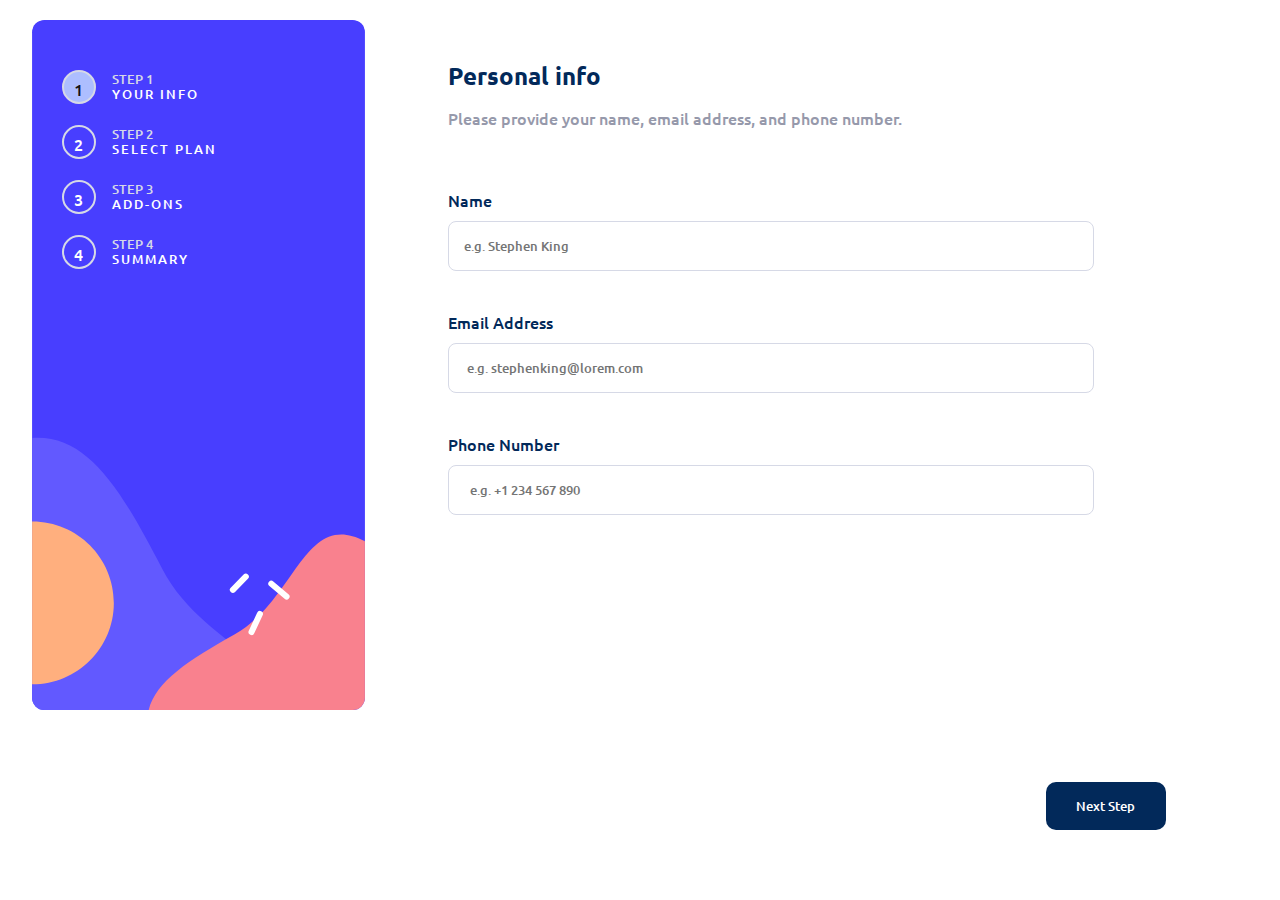
<file: multi page/index.html>
<!DOCTYPE html>
<html lang="en">
<head>
    <meta charset="UTF-8">
    <meta name="viewport" content="width=device-width, initial-scale=1.0">
    <link rel="stylesheet" href="multiPage.css">
    <title>Multi page</title>
</head>
<body>
    <div class="parent">
        <div class="sideBar">
                <div class="Btnradio">
                    <div class="active" step-num="1">
                        <span class="item" data-name="Your Info" > STEP 1</span>
                    </div>
                    <div  step-num="2">
                        <span class="item" data-name="Select Plan">STEP 2</span>
                    </div>
                    <div step-num="3">
                        <span class="item" data-name="Add-Ons" >STEP 3</span>
                    </div>
                        <div step-num="4">
                        <span class="item" data-name="Summary" >STEP 4</span>
                    </div>

            </div>
            
        </div>
     <div class="content">
        <div class="yourInfo">
            <div class="textHeader">
                <h2>Personal info</h2>
                <p>Please provide your name, email address, and phone number.</p>
            </div>
            <form action="" class = "info-form">
                <label for="name">Name</label>
                <input type="text" required id ="name" placeholder="e.g. Stephen King" >
                <label for="Email">Email Address</label>
                <input type="email" id ="Email" placeholder=" e.g. stephenking@lorem.com" required>
                <label for="Phone">Phone Number</label>
                <input type="number" id ="Phone" placeholder="  e.g. +1 234 567 890" required>
                <button class="next-step">Next Step</button>
            </form>
     </div>

     <!-- start Select plan -->
     <div class="selectPlan">
            <div class="textHeader">
                <h2>Select your plan</h2>
                <p>You have the option of monthly or yearly billing.</p>
            </div>
                <form action="" class="plan-form">
                    <input type="radio" id="arcade" name ="item" value="arcade">
                    <label for="arcade" class="selectItem">
                    <div class="planItem">
                        <img src="./assets/images/icon-arcade.svg" alt="">
                        <h2>Arcade</h2>
                        <p>$9/mo</p>
                    </div>
                    </label>
                    <input type="radio" id="advanced" name ="item" value="advanced">
                    <label for="advanced" class="selectItem">
                    <div class="planItem">
                        <img src="./assets/images/icon-advanced.svg" alt="">
                        <h2>Advanced</h2>
                        <p>$12/mo</p>
                    </div>
                    </label>
                    <input type="radio" id="pro" name ="item" value="pro">
                    <label for="pro" class="selectItem">
                    <div class="planItem">
                        <img src="./assets/images/icon-pro.svg" alt="">
                        <h2>Pro</h2>
                        <p>$15/mo</p>
                    </div>
                </label>
            <label class="toggle-switch">
                <p class="activeSwitch">Monthly</p>
                <input type="checkbox" id = "switch" value="month">
                <div class="toggle-sympol"></div>
                <p>Yearly</p>
            </label>
            <button class="next-step">Next Step</button>
            <div class="go-back">Go Back</div>
                </form>
     </div>
    <!-- End Select plan -->

    <!-- start add ons -->
    <div class="add-ons">
            <div class="textHeader">
                <h2>Pick add-ons</h2>
                <p>Add-ons help enhance your gaming experience.</p>
            </div>
            <div class="ons-form">
                <form action="">
                    <label class="addonsLab">
                        <input type="checkbox" name="addons" value="Online Services">
                        <div>
                            <h4>Online Services</h4>
                            <p>Access to multiplayer games</p>
                        </div>
                        <span>
                            +$1/mo
                        </span>
                    </label>
                    
                    <label class="addonsLab">
                        <input type="checkbox" name="addons" value="Larger storage">
                        <div>
                            <h4>Larger storage</h4>
                            <p>Extra 1TB of cloud save</p>
                        </div>
                        <span>
                            +$2/mo
                        </span>
                    </label>

                    <label class="addonsLab">
                        <input type="checkbox" name="addons" value="Customizable Profile">
                        <div>
                            <h4>Customizable Profile</h4>  
                            <p>Custom theme on your profile</p>
                        </div>
                        <span>
                            +$2/mo
                        </span>
                    </label>
                    <button class="next-step">Next Step</button>
                    <div class="go-back">Go Back</div>
                </form>
            </div>
    </div>
            <!-- End add ons -->
            <!-- start Finishing page  -->
        <div class="finishing-page">
        <div class="textHeader">
            <h2>Finishing up</h2>
            <p>  Double-check everything looks OK before confirming.</p>
            <div class="finshing-parent">
                <div class= "S-plan">
                    <h4>Arcade</h4>
                    <p>change</p>
                    <span>$9/mo</span>
                </div>
                <div class="plan-info">
                    <p>Online services
                        <span>+$1/mo</span>
                    </p>
                </div>
                <div class="total">
                    <span>+$12/mo</span>
                </div>
            </div>
            <div class="next-step">Confirm</div>
            <div class="go-back">Go Back</div>
        </div>
                
        </div>
            <!-- End finishing page -->
    </div>
    <script src="multiPage.js"></script>
</body>
</html>
</file>
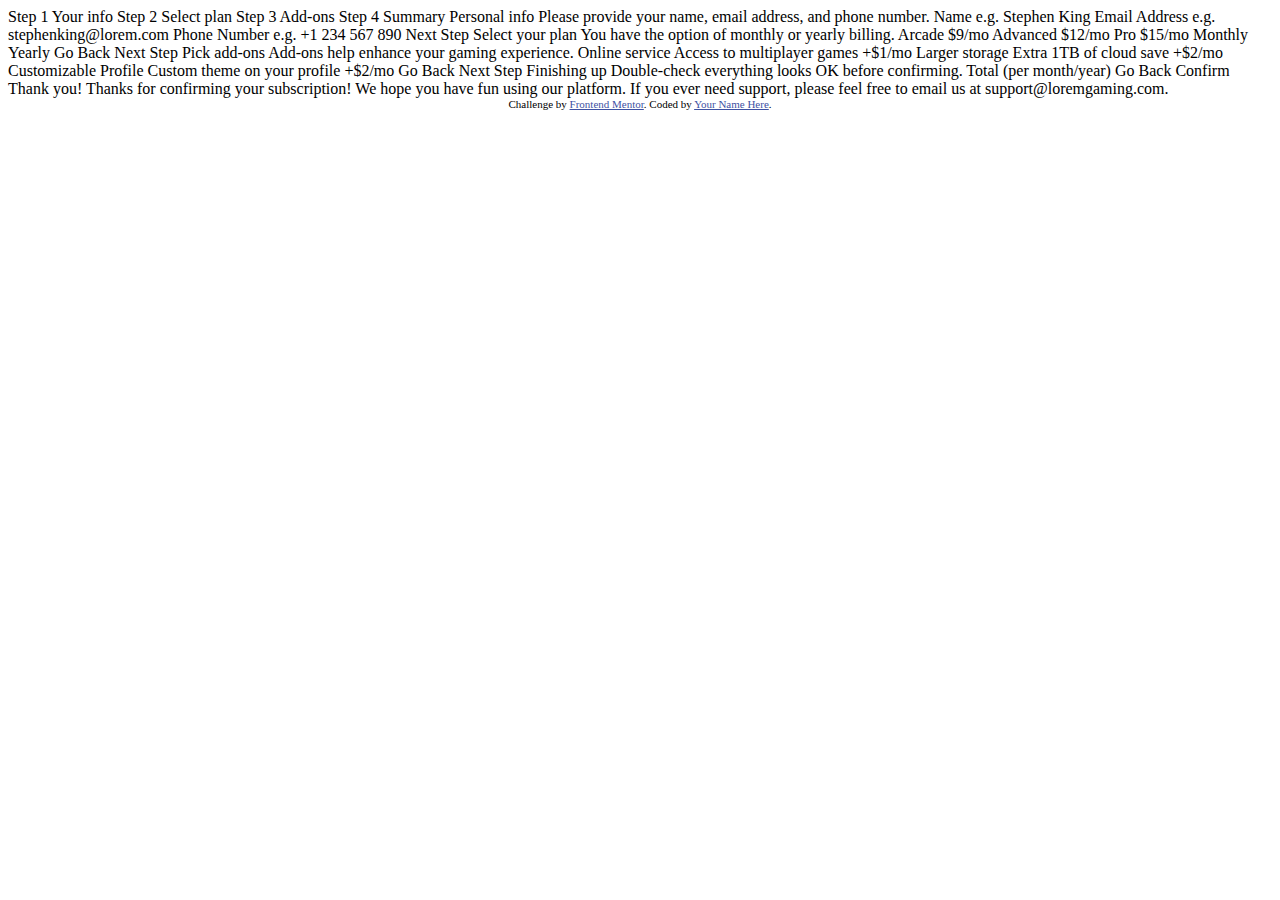
<file: multi page/design/index.html>
<!DOCTYPE html>
<html lang="en">
<head>
  <meta charset="UTF-8">
  <meta name="viewport" content="width=device-width, initial-scale=1.0"> <!-- displays site properly based on user's device -->

  <link rel="icon" type="image/png" sizes="32x32" href="./assets/images/favicon-32x32.png">
  
  <title>Frontend Mentor | Multi-step form</title>

  <!-- Feel free to remove these styles or customise in your own stylesheet 👍 -->
  <style>
    .attribution { font-size: 11px; text-align: center; }
    .attribution a { color: hsl(228, 45%, 44%); }
  </style>
</head>
<body>

  <!-- Sidebar start -->

  Step 1
  Your info

  Step 2
  Select plan

  Step 3
  Add-ons

  Step 4
  Summary

  <!-- Sidebar end -->

  <!-- Step 1 start -->

  Personal info
  Please provide your name, email address, and phone number.

  Name
  e.g. Stephen King

  Email Address
  e.g. stephenking@lorem.com

  Phone Number
  e.g. +1 234 567 890

  Next Step

  <!-- Step 1 end -->

  <!-- Step 2 start -->

  Select your plan
  You have the option of monthly or yearly billing.

  Arcade
  $9/mo

  Advanced
  $12/mo

  Pro
  $15/mo

  Monthly
  Yearly

  Go Back
  Next Step

  <!-- Step 2 end -->

  <!-- Step 3 start -->

  Pick add-ons
  Add-ons help enhance your gaming experience.

  Online service
  Access to multiplayer games
  +$1/mo

  Larger storage
  Extra 1TB of cloud save
  +$2/mo

  Customizable Profile
  Custom theme on your profile
  +$2/mo

  Go Back
  Next Step

  <!-- Step 3 end -->

  <!-- Step 4 start -->

  Finishing up
  Double-check everything looks OK before confirming.

  <!-- Dynamically add subscription and add-on selections here -->

  Total (per month/year)

  Go Back
  Confirm

  <!-- Step 4 end -->

  <!-- Step 5 start -->

  Thank you!

  Thanks for confirming your subscription! We hope you have fun 
  using our platform. If you ever need support, please feel free 
  to email us at support@loremgaming.com.

  <!-- Step 5 end -->
  
  <div class="attribution">
    Challenge by <a href="https://www.frontendmentor.io?ref=challenge" target="_blank">Frontend Mentor</a>. 
    Coded by <a href="#">Your Name Here</a>.
  </div>
</body>
</html>
</file>
<file: multi page/multiPage.css>
*{
    box-sizing:border-box;
    margin: 0;
    padding:0;
    font-family:"Ubuntu";
}
@font-face {
  font-family:"Ubuntu";
  src: url("./assets/fonts/Ubuntu-Bold.ttf") ;
  font-weight: bold;
}

@font-face {
  font-family:"Ubuntu";
  src: url("./assets/fonts/Ubuntu-Regular.ttf") ;
  font-weight: lighter;
}

@font-face {
  font-family:"Ubuntu";
  src: url("./assets/fonts/Ubuntu-Medium.ttf") ;
  font-weight: normal;
}

:root{

  --cool-gray: hsl(231, 11%, 63%);
  --light-gray: hsl(229, 24%, 87%);
  --agnolia: hsl(217, 100%, 97%);
 --Alabaster: hsl(231, 100%, 99%);
 --CWhite: hsl(0, 0%, 100%);
 --Marine-blue: hsl(213, 96%, 18%);
--Purplish-blue: hsl(243, 100%, 62%);
--Pastel-blue: hsl(228, 100%, 84%);
--Light-blue: hsl(206, 94%, 87%);
--Strawberry-red: hsl(354, 84%, 57%);
}
.parent{
    display: flex;
    justify-content: space-between;
    width: 95%;
    margin: 0 auto;
    height: 100vh;
}
.sideBar{
    position: relative;
    display: flex;
    flex-direction: column;
    flex-wrap: wrap;
    justify-content: space-between;
    padding: 0px 20px 20px;
    width: 30%;
    background-size:contain;
    background-repeat:no-repeat;
    border-radius: 10px;
    -webkit-border-radius: 10px;
    -moz-border-radius: 10px;
    -ms-border-radius: 10px;
    -o-border-radius: 10px;
    background-image: url("assets/images/bg-sidebar-desktop.svg");
    background-size: contain;
    background-repeat: no-repeat;
    margin: 20px 0px;
}

@media(max-width:990px){
    .sideBar{
        background-size: cover;
    }
}
.Btnradio{
width: 100%;
    padding: 10px;
    margin: 40px auto;
    display: flex;
    flex-direction: column;
}
.Btnradio span{
    position: absolute;
    margin-left: 50px;
    width: 100%;
    font-size: 13px;
    color: var(--light-gray);
}
.Btnradio span::after{
    content: attr(data-name);
    position: absolute;
    top: 15px;
    left: 0;
    font-size: 13px;
    color: var(--CWhite);
    text-transform: uppercase;
    letter-spacing: 2px;
}
.Btnradio div.active::after{background-color: var(--Pastel-blue);}
.Btnradio div::before{
    content: attr(step-num);
    position: absolute;
    z-index: 5;
    top: 8px;
    left: 12px;
    font-size: 16px;
    color: var(--CWhite);
}
.Btnradio div.active::before{color: #111;}
.Btnradio div{
    position: relative;
    width:70%;
    margin-bottom: 55px;
}
.Btnradio div::after{
    position: absolute;
    content: "";
    width:30px;
    height: 30px;
    background-color:transparent;
    border: var(--light-gray) solid 2px;
    border-radius: 50%;
    -webkit-border-radius:50%;
    -moz-border-radius:50%;
    -ms-border-radius:50%;
    -o-border-radius:50%;
}
.content{
    width: 80%;
    padding: 20px;
    height:100%;

}
/* start content */
.yourInfo{
    position: relative;
    height: 100%;
    padding: 20px;
    width: 90%;
    margin: 0 auto;
}
.textHeader{
    margin-top: 20px;
    margin-bottom: 50px;
}
.textHeader h2{
    color: var(--Marine-blue);
    margin-bottom: 15px;
}
.textHeader p{
    color: var(--cool-gray);
}
.info-form{
    display: flex;
    flex-wrap: wrap;
    flex-direction: column;
    width: 90%;
 
}
.info-form input{
    padding: 15px;
    border-radius: 10px;
    -webkit-border-radius: 8px;
    -moz-border-radius: 10px;
    -ms-border-radius: 10px;
    -o-border-radius: 10px;
    border: solid 1px var(--light-gray);
    margin-bottom:30px;
}
.info-form label{
    display: block;
    color: var(--Marine-blue);
    margin: 10px 0px;
}


/* selected plan */
.selectPlan{
    position: relative;
    height: 100%;
    padding: 20px;
    width: 90%;
    display: none;
    margin: 0 auto;
}
.plan-form{
    display: flex;
    justify-content: space-between;
    margin: 0;
    flex-wrap: wrap;

}

.plan-form input:not(#switch){
    appearance: none;
}
.plan-form .selectItem{
    border: 1px solid var(--light-gray);
    display: flex;
    background-color: #fff;
    width: calc(33% - 15px);
    flex-direction: column;
    padding: 20px 0px 20px 20px;
    border-radius: 10px;
    -webkit-border-radius: 10px;
    -moz-border-radius: 10px;
    -ms-border-radius: 10px;
    -o-border-radius: 10px;
    cursor: pointer;
}
.plan-form .selectItem img{
margin: 10px 0 40px;
 width: 50px;
}
.plan-form .selectItem h2{
    margin-bottom: 10px;
    color: var(--Marine-blue);
}
.plan-form .selectItem p{
    margin-bottom: 10px;
    color: var(--cool-gray);
}
.plan-form input:checked + label{
    outline: solid 2px var(--Purplish-blue);
   
}
.toggle-switch{
    position: relative;
    margin-top: 30px;
    width: 100%;
    height: 50px;
    display: flex;
    justify-content: center;
    background-color: var(--light-gray);
    border-radius: 10px;
    -webkit-border-radius: 10px;
    -moz-border-radius: 10px;
    -ms-border-radius: 10px;
    -o-border-radius: 10px;
        align-items: center;
}
#switch{
    appearance: none;
    width: 60px;
    height: 30px;
    background-color: var(--Marine-blue);
    border-radius: 20px;
    -webkit-border-radius: 20px;
    -moz-border-radius: 20px;
    -ms-border-radius: 20px;
    -o-border-radius: 20px;
    cursor: pointer;
}
.toggle-switch p:not(.activeSwitch) {
    margin: 0px ;
    padding: 0 20px;
    color: var(--cool-gray);
}
.activeSwitch{
    color: var(--Marine-blue);
     margin: 0px ;
    padding: 0 20px;
}
.toggle-sympol{
    position: absolute;
    width: 20px;
    height: 20px;
    background-color: var(--CWhite);
    border-radius: 50%;
    -webkit-border-radius: 50%;
    -moz-border-radius: 50%;
    -ms-border-radius: 50%;
    -o-border-radius: 50%;
    z-index: 37;
    transition:0.3s ;
    -webkit-transition:0.3s ;
    -moz-transition:0.3s ;
    -ms-transition:0.3s ;
    -o-transition:0.3s ;
    justify-self: center;
    margin-left: -15px;
}
#switch:checked + .toggle-sympol{
margin-left: 45px;
}
.add-ons{
    position: relative;
    height: 100%;
    padding: 20px;
    width: 90%;
    display: none;
    margin: 0 auto;
}

.addonsLab{
    position: relative;
    width: 100%;
    background-color: var(--agnolia);
    border: var(--Marine-blue) solid 1px;
    border-radius: 10px;
    display: flex;
    padding: 20px;
    flex-wrap: wrap;
    flex-direction: row;
    margin: 20px 0 20px;
    -webkit-border-radius: 10px;
    -moz-border-radius: 10px;
    -ms-border-radius: 10px;
    -o-border-radius: 10px;
}

.addonsLab input{
    margin-right: 30px;
    width: 20px;
    background-color: var(--Purplish-blue);
}
.addonsLab span{
    position: absolute;
    right: 15px;
    top: 50%;
    transform:translate(0 ,-8px);
    -webkit-transform:translate(0 ,-8px);
    -moz-transform:translate(0 ,-8px);
    -ms-transform:translate(0 ,-8px);
    -o-transform:translate(0 ,-8px);
    -webkit-transform:t ;
}
.addonsLab div h4{
    padding-bottom: 5px;
    color: var(--Marine-blue);
}
.addonsLab div p{
color: var(--cool-gray);
}
 .next-step, .go-back{
    padding: 15px;
    width: 120px;
    border-radius: 10px;
    -webkit-border-radius: 10px;
    -moz-border-radius: 10px;
    -ms-border-radius: 10px;
    -o-border-radius: 10px;
    border:none;
    background-color: var(--Marine-blue);
    color: var(--CWhite);
    position: absolute;
    border: 0;
    bottom: 50px;
    right: 20px;
}   

/* start finshing p */
.finishing-page{
    position: relative;
    height: 100%;
    padding: 20px;
    width: 90%;
    margin: 0 auto ;
    display: none;
}
.S-plan{
    position: relative;
    width: 100%;
    padding: 20px 20px 30px;
    background-color: var(--Alabaster);
    margin-top: 40px;
    border-radius: 10px 10px 0 0 ;
    -webkit-border-radius: 10px 10px 0 0 ;
    -moz-border-radius: 10px 10px 0 0 ;
    -ms-border-radius: 10px 10px 0 0 ;
    -o-border-radius: 10px 10px 0 0 ;

}
.S-plan::after{
    position: absolute;
    content: "";
    width: calc(100% - 40px);
    height: 1px;
    background-color:  var(--light-gray);
    left: 20px;
    bottom: 0;
}
.S-plan h4{
    color: var(--Marine-blue);
    text-transform: capitalize;
    font-size: 20px;
}
.S-plan p{
    text-decoration: underline;
    margin: 5px 0;
}
.S-plan span{
 position: absolute;
 right: 20px;
 bottom: calc(50% - 8px);
 color: var(--Marine-blue);
 font-weight: bold;
}
.plan-info{
    width: 100%;
    padding: 20px 20px 30px;
    background-color: var(--Alabaster);
    border-radius: 0 0 10px 10px;
    -webkit-border-radius: 0 0 10px 10px;
    -moz-border-radius: 0 0 10px 10px;
    -ms-border-radius: 0 0 10px 10px;
    -o-border-radius: 0 0 10px 10px;
}
.plan-info p {
position: relative;
    right: 0px;
    top: 0px;
    padding: 0 0 15px;
}
.plan-info span{
    position: absolute;
    right: 0px;

}
.total{
    width: 100%;
    padding: 20px 20px 30px; 
    color: var(--cool-gray);
}
div.next-step{
    text-align: center;
    background-color: var(--Purplish-blue);
}
div.go-back{
    background-color: transparent;
    color:var(--cool-gray);
    text-align: start;
    left: 0px;
    padding: 20px;
}
.allertfield{
 background-color: #111;
 color:#fff;
 padding: 5px;   
 font-size: 10px;
}
</file>
